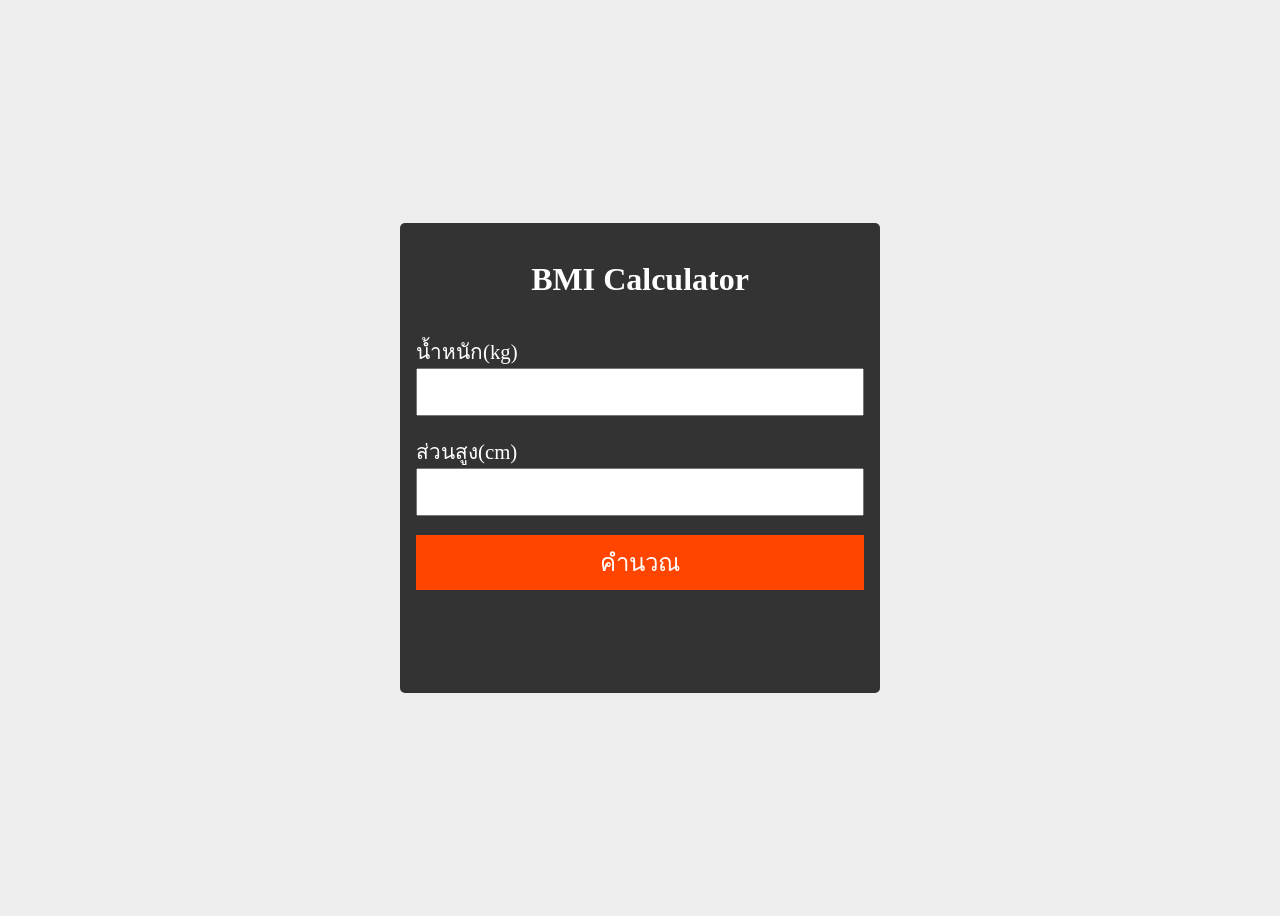
<file: BMI-Calculator/index.html>
<!DOCTYPE html>
<html lang="en">
<head>
    <meta charset="UTF-8">
    <meta http-equiv="X-UA-Compatible" content="IE=edge">
    <meta name="viewport" content="width=device-width, initial-scale=1.0">
    <title>BMI Calculator</title>
    <link rel="stylesheet" href="style.css">
</head>
<body>
    <div class="container">
        <h1>BMI Calculator</h1>
        <form>
            <div class="form-group">
                <label for="weight">น้ำหนัก(kg)</label>
                <input type="text" id="weight">
            </div>
            <div class="form-group">
                <label for="height">ส่วนสูง(cm)</label>
                <input type="text" id="height">
            </div>
            <button class="btn">คำนวณ</button>
        </form>
        <p class="result"></p>
    </div>
    <script src="app.js"></script>
</body>
</html>
</file>
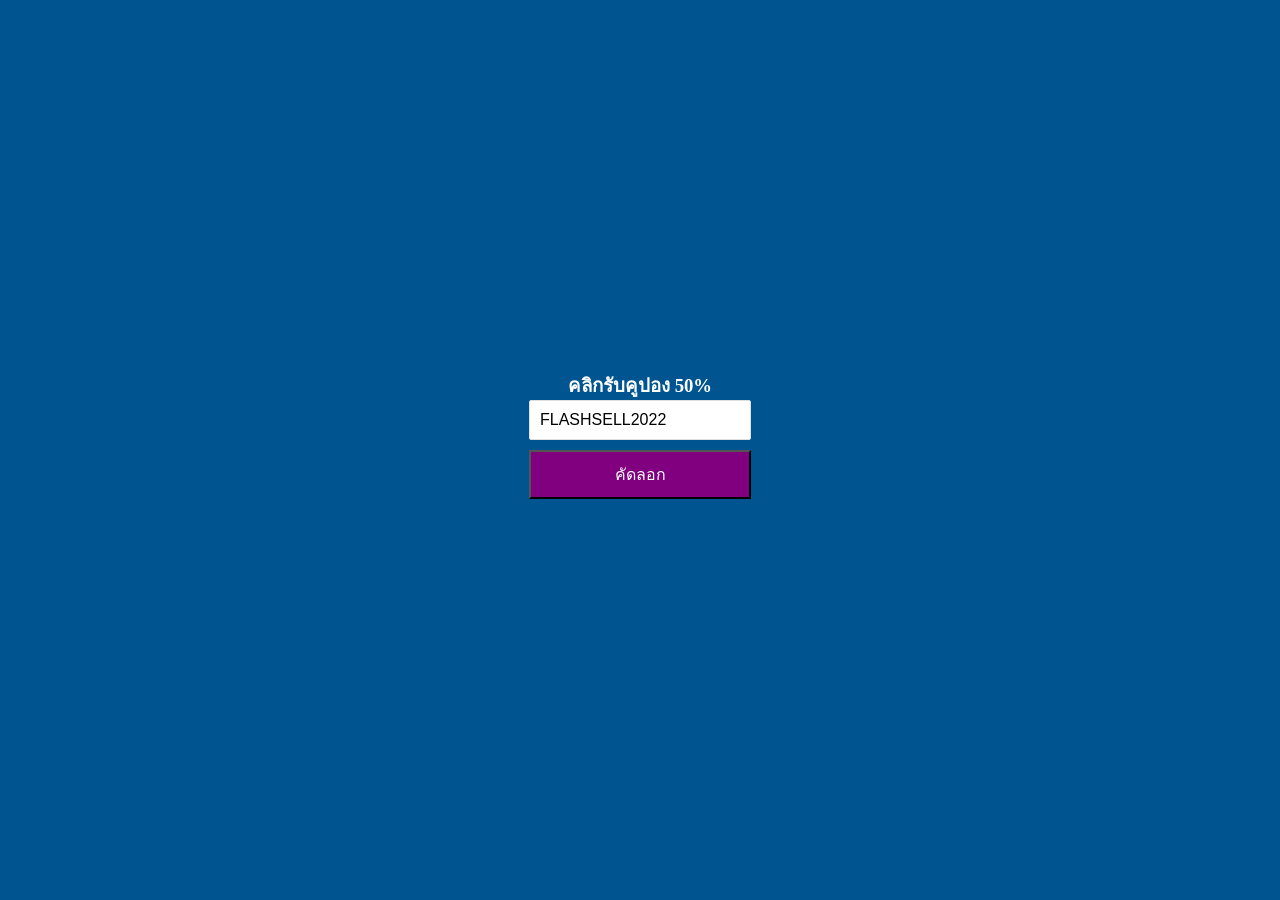
<file: clicktocopy/index.html>
<!DOCTYPE html>
<html lang="en">
<head>
    <meta charset="UTF-8">
    <meta http-equiv="X-UA-Compatible" content="IE=edge">
    <meta name="viewport" content="width=device-width, initial-scale=1.0">
    <title>click to copy</title>
    <link rel="stylesheet" href="style.css">
</head>
<body>
    <div class="container">
        <h3>คลิกรับคูปอง 50% </h3>
        <input type="text" class="coupon" value="FLASHSELL2022">
        <button class="btn">คัดลอก</button>
    </div>
    <script src="app.js"></script>
</body>
</html>
</file>
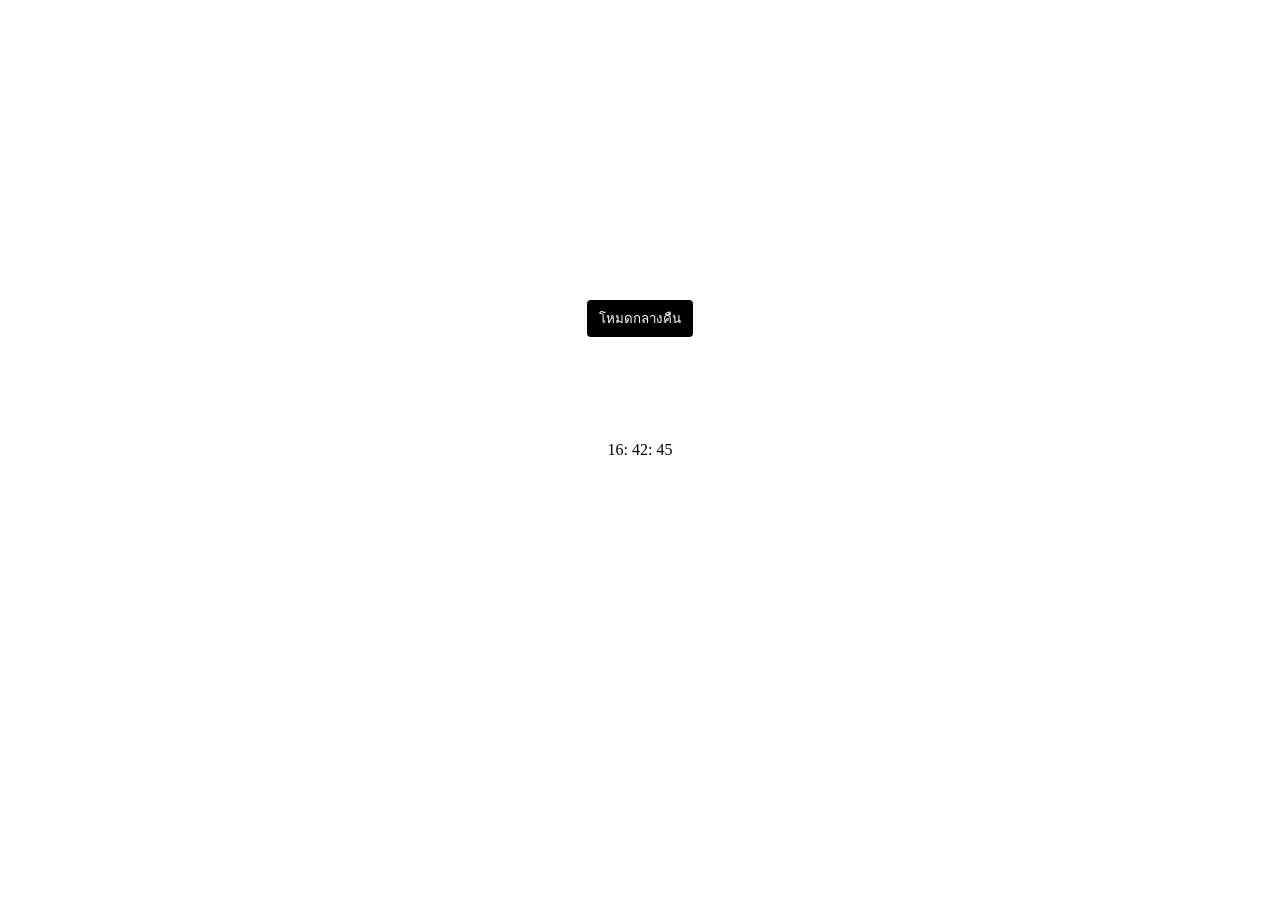
<file: ClockLightDarkMode/index.html>
<!DOCTYPE html>
<html lang="en">
<head>
    <meta charset="UTF-8">
    <meta http-equiv="X-UA-Compatible" content="IE=edge">
    <meta name="viewport" content="width=device-width, initial-scale=1.0">
    <title>Document</title>
    <link rel="stylesheet" href="style.css">
</head>
<body>
    <div class="comtainer">
        <div class="time">เวลาปัจจุบัน</div>
    </div>
    <button class="toggle">โหมดกลางคืน</button>
    <script src="app.js"></script>
</body>
</html>
</file>
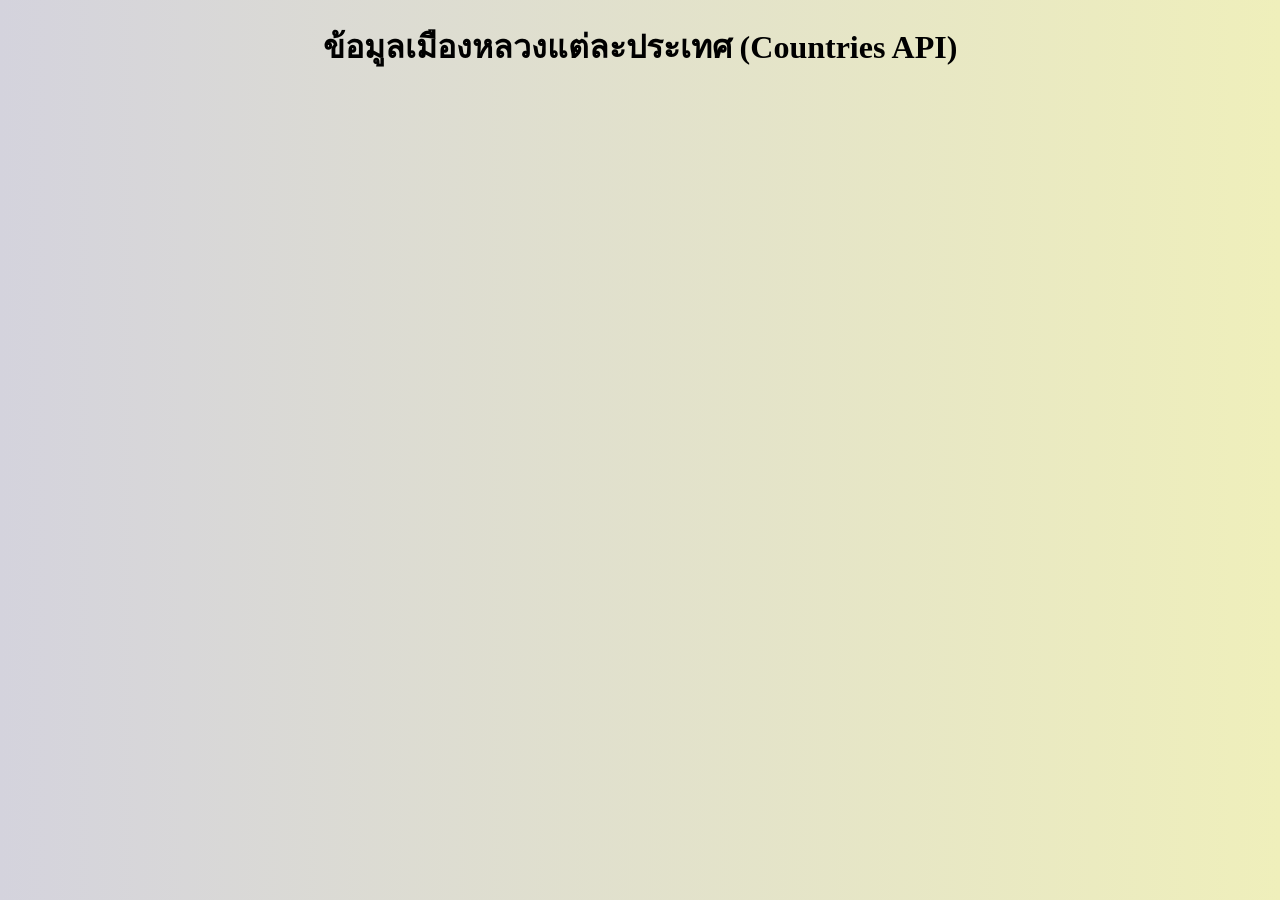
<file: CountriesAPI/index.html>
<!DOCTYPE html>
<html lang="en">
<head>
    <meta charset="UTF-8">
    <meta http-equiv="X-UA-Compatible" content="IE=edge">
    <meta name="viewport" content="width=device-width, initial-scale=1.0">
    <title>ข้อมูลเมืองหลวงแต่ละประเทศ</title>
    <link rel="stylesheet" href="style.css">
</head>
<body>
    <h1>ข้อมูลเมืองหลวงแต่ละประเทศ (Countries API)</h1>
    <div class="container" id="container"></div>
    <script src="app.js"></script>
</body>
</html>
</file>
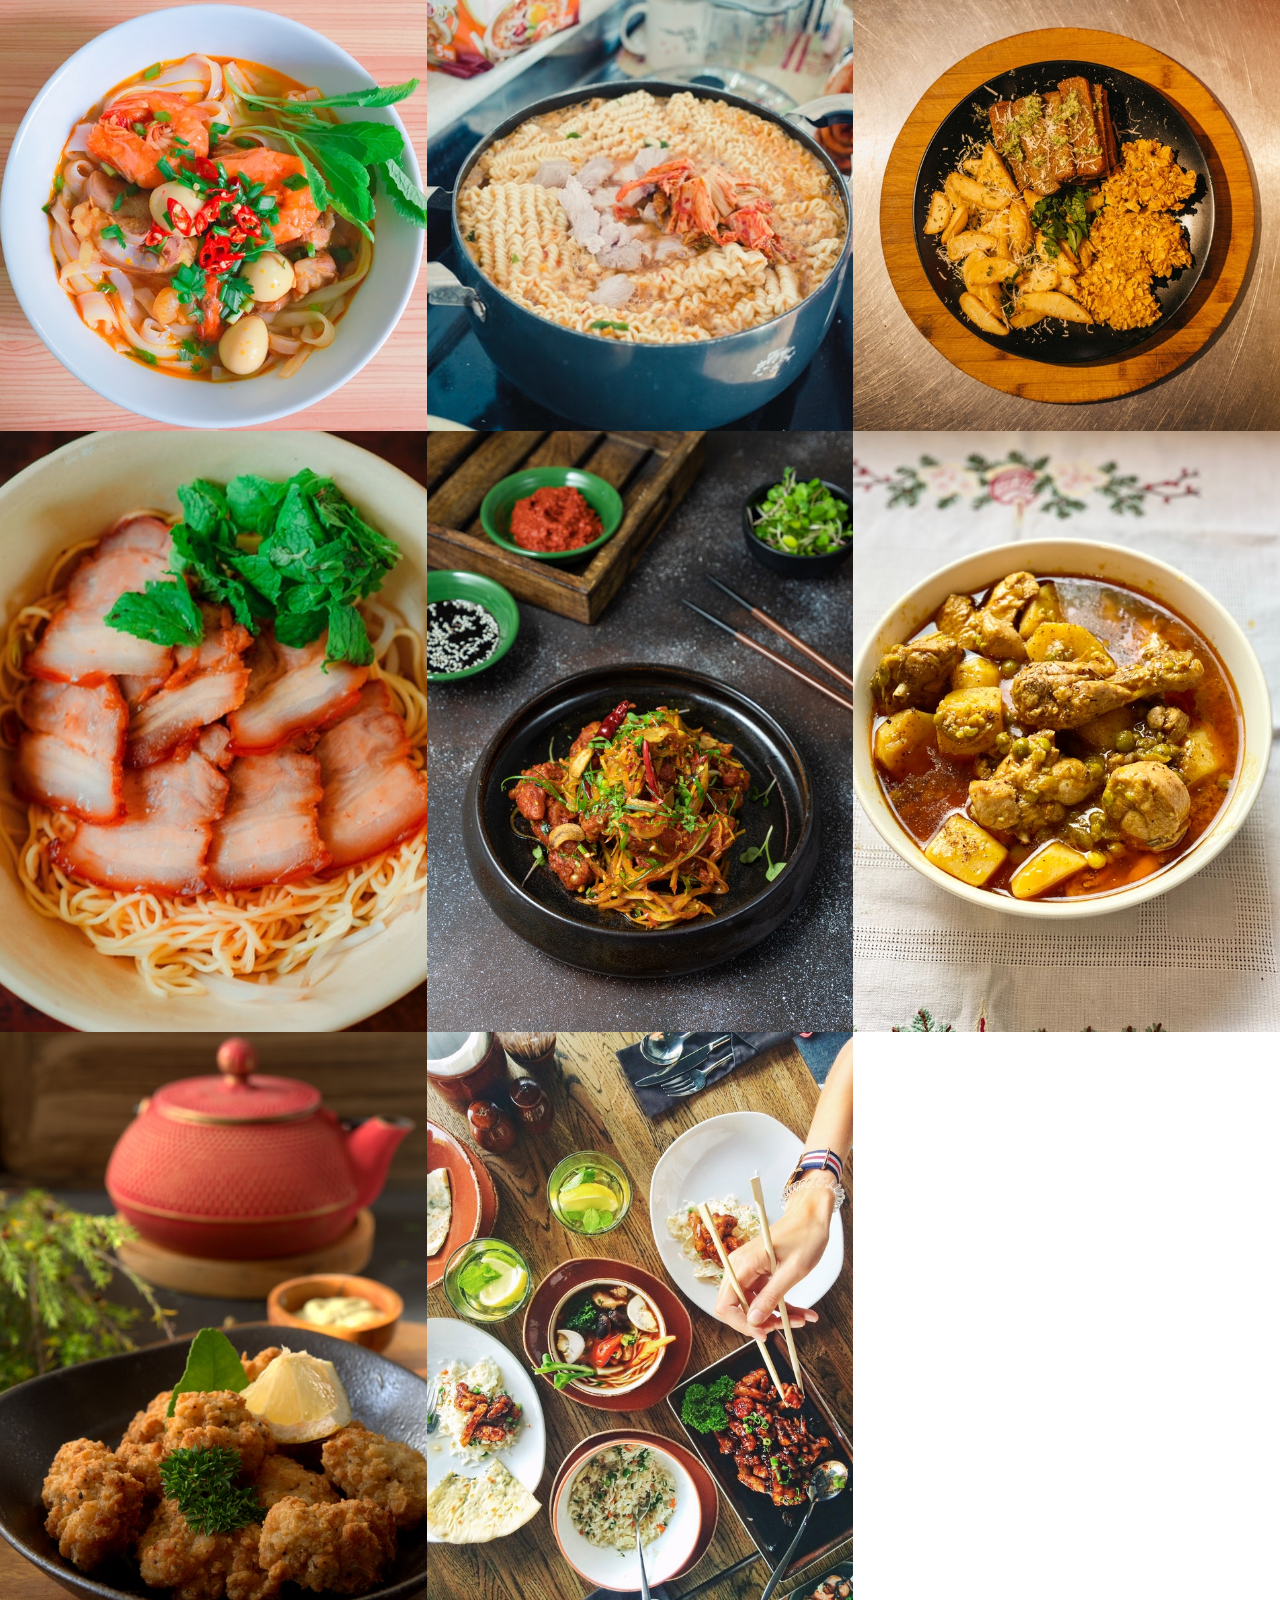
<file: Image-gallery-popup/index.html>
<!DOCTYPE html>
<html lang="en">
<head>
    <meta charset="UTF-8">
    <meta http-equiv="X-UA-Compatible" content="IE=edge">
    <meta name="viewport" content="width=device-width, initial-scale=1.0">
    <title>Image Gallery Popup</title>
    <link rel="stylesheet" href="style.css">
</head>
<body>
    <section class="gallery">
        <div class="img-container">
            <img src="foods-images/small/s_1.jpg" alt="1">
        </div>
        <div class="img-container">
            <img src="foods-images/small/s_2.jpg" alt="2">
        </div>
        <div class="img-container">
            <img src="foods-images/small/s_3.jpg" alt="3">
        </div>
        <div class="img-container">
            <img src="foods-images/small/s_4.jpg" alt="4">
        </div>
        <div class="img-container">
            <img src="foods-images/small/s_5.jpg" alt="5">
        </div>
        <div class="img-container">
            <img src="foods-images/small/s_6.jpg" alt="6">
        </div>
        <div class="img-container">
            <img src="foods-images/small/s_7.jpg" alt="7">
        </div>
        <div class="img-container">
            <img src="foods-images/small/s_8.jpg" alt="8">
        </div>
    </section>
    <div class="modal">
        <img src="foods-images/full/1.jpg" alt="" class="full-image">
    </div>
    <script src="app.js"></script>
</body>
</html>
</file>
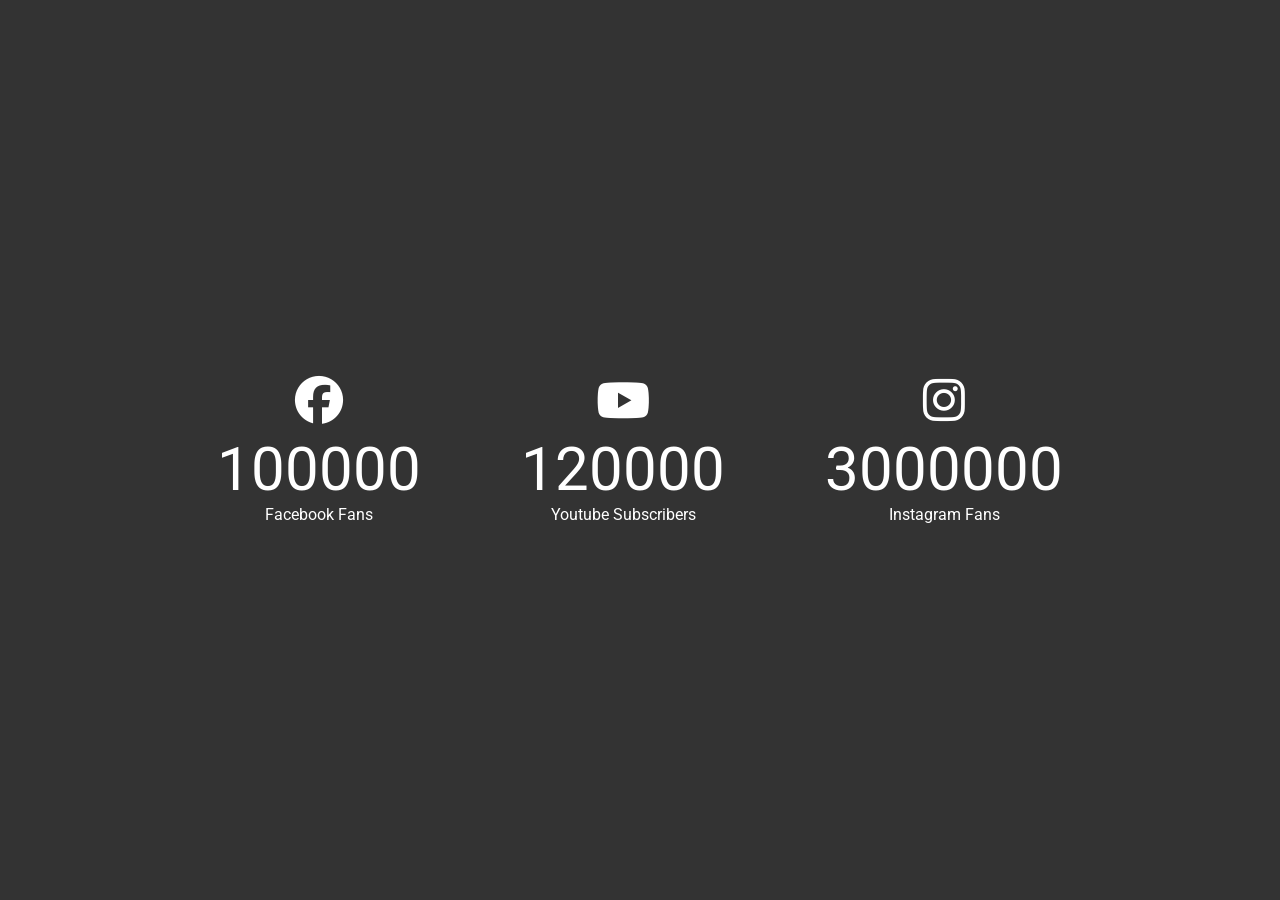
<file: incrementcountor/index.html>
<!DOCTYPE html>
<html lang="en">
<head>
    <meta charset="UTF-8">
    <meta http-equiv="X-UA-Compatible" content="IE=edge">
    <meta name="viewport" content="width=device-width, initial-scale=1.0">
    <title>increment counter</title>
    <link rel="stylesheet" href="https://cdnjs.cloudflare.com/ajax/libs/font-awesome/6.1.2/css/all.min.css">
    <link rel="stylesheet" href="style.css">
</head>
<body>
    <div class="counter-container">
        <i class="fa-brands fa-facebook fa-3x"></i>
        <div class="counter" data-target="100000">0</div>
        <span>Facebook Fans </span>
    </div>
    <div class="counter-container">
        <i class="fa-brands fa-youtube fa-3x"></i>
        <div class="counter" data-target="120000">0</div>
        <span>Youtube Subscribers </span>
    </div>
    <div class="counter-container">
        <i class="fa-brands fa-instagram fa-3x"></i>
        <div class="counter" data-target="3000000">0</div>
        <span>Instagram Fans </span>
    </div>
    <script src="app.js"></script>
</body>
</html>
</file>
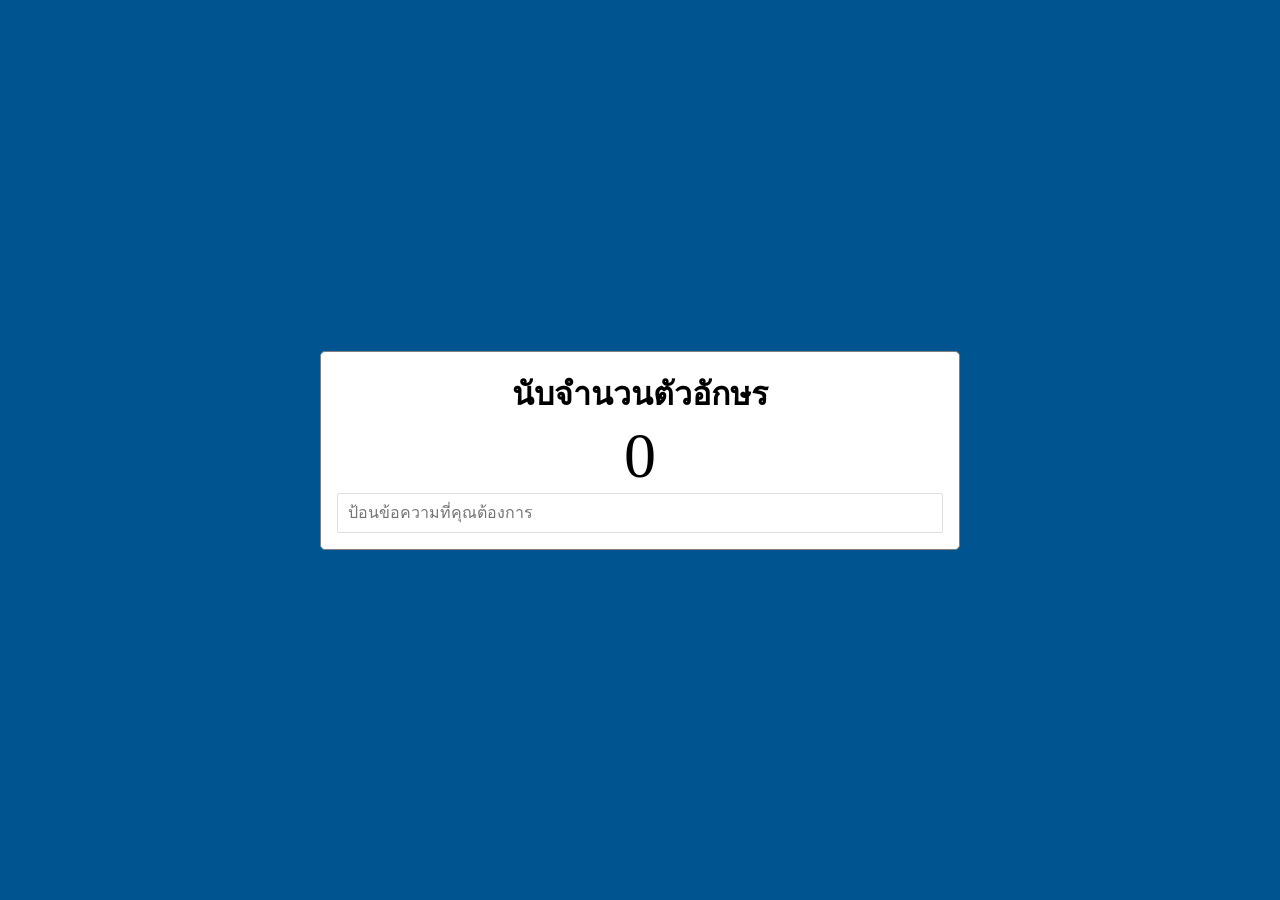
<file: inputcharactercount/index.html>
<!DOCTYPE html>
<html lang="en">
<head>
    <meta charset="UTF-8">
    <meta http-equiv="X-UA-Compatible" content="IE=edge">
    <meta name="viewport" content="width=device-width, initial-scale=1.0">
    <title>Input Character Count</title>
    <link rel="stylesheet" href="style.css">
</head>
<body>
    <div class="container">
        <h1>นับจำนวนตัวอักษร</h1>
        <span class="count">0</span>
        <input type="text" placeholder="ป้อนข้อความที่คุณต้องการ">
    </div>
    <script src="app.js"></script>
</body>
</html>
</file>
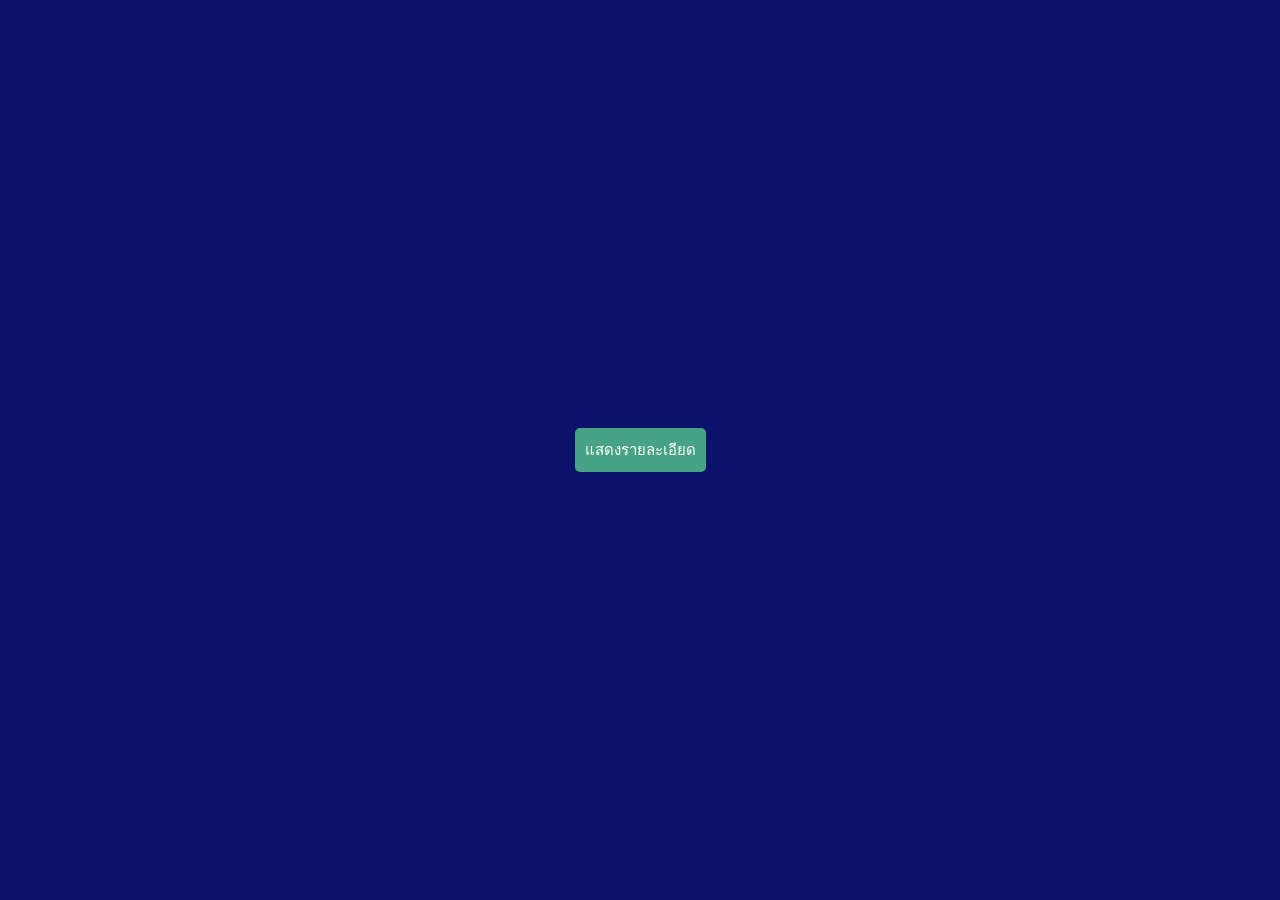
<file: Modalpopup/index.html>
<!DOCTYPE html>
<html lang="en">
<head>
    <meta charset="UTF-8">
    <meta http-equiv="X-UA-Compatible" content="IE=edge">
    <meta name="viewport" content="width=device-width, initial-scale=1.0">
    <title>Modal & Popup</title>
    <link rel="stylesheet" href="style.css">
</head>
<body>
    <button class="open-btn">แสดงรายละเอียด</button>
    <section class="modal-container">
        <div class="modal">
            <h1>ข้อมูลสินค้า</h1>
            <p>Lorem ipsum dolor sit amet consectetur adipisicing elit. Cumque odio commodi a, eaque voluptatum sed sint excepturi ad possimus ab iure tempore tenetur nemo quaerat fugit. Exercitationem ad ipsum qui.</p>
            <button class="close-btn">ปิด</button>
        </div>
    </section>
    <script src="app.js"></script>
</body>
</html>
</file>
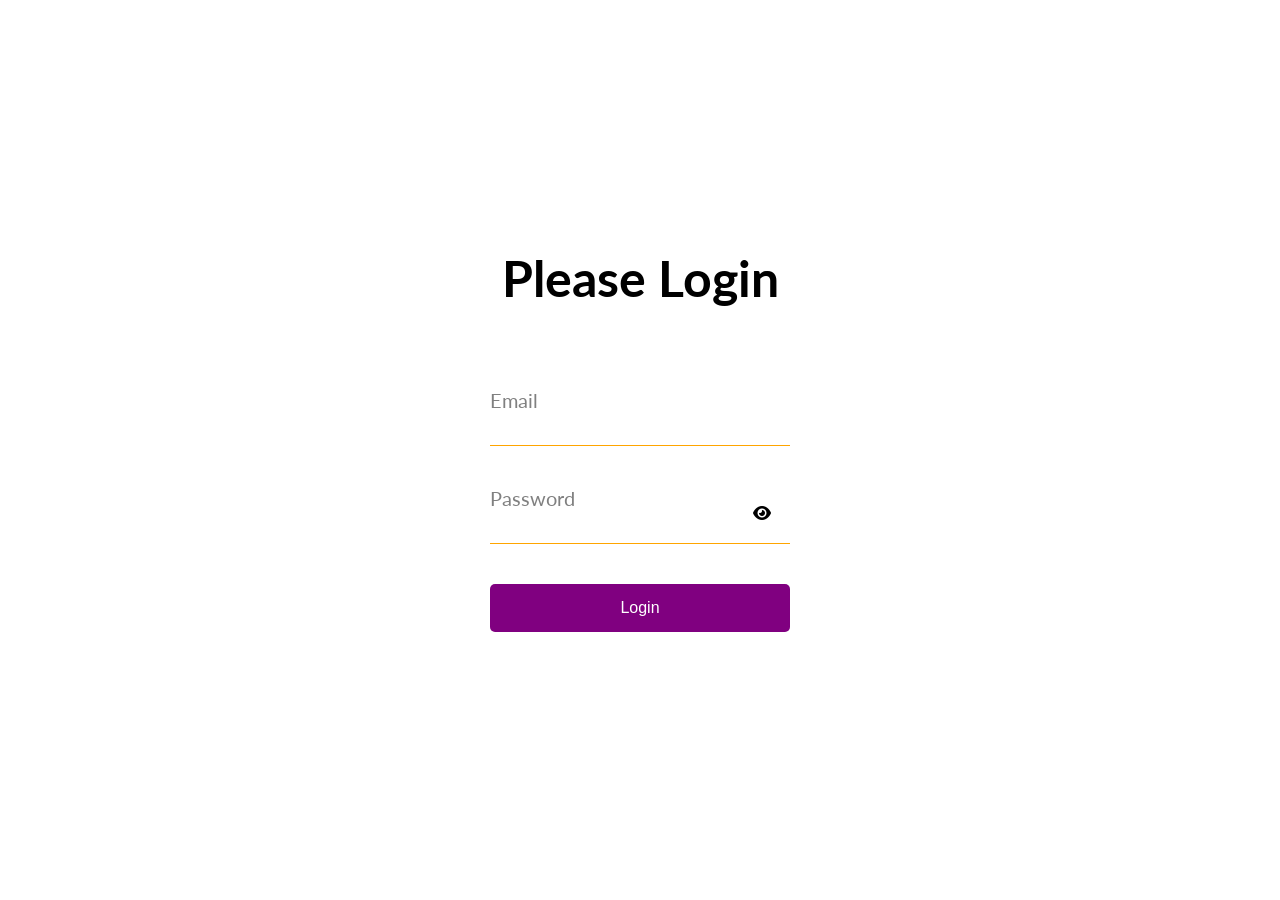
<file: Password-Visibility/index.html>
<!DOCTYPE html>
<html lang="en">
<head>
    <meta charset="UTF-8">
    <meta http-equiv="X-UA-Compatible" content="IE=edge">
    <meta name="viewport" content="width=device-width, initial-scale=1.0">
    <title>Password Visibility</title>
    <link rel="stylesheet" href="https://cdnjs.cloudflare.com/ajax/libs/font-awesome/6.1.1/css/all.min.css">
    <link rel="stylesheet" href="style.css">
</head>
<body>
    <h1>Please Login</h1>
    <div class="form-control">
        <label for="email">Email</label>
        <input type="email">
    </div>
    <div class="form-control">
        <label for="password">Password</label>
        <input type="password" id="password">
        <i class="fa-solid fa-eye" id="eye"></i>
    </div>
    <div class="form-control">
        <button class="btn">Login</button>
    </div>
    <script src="app.js"></script>
</body>
</html>
</file>
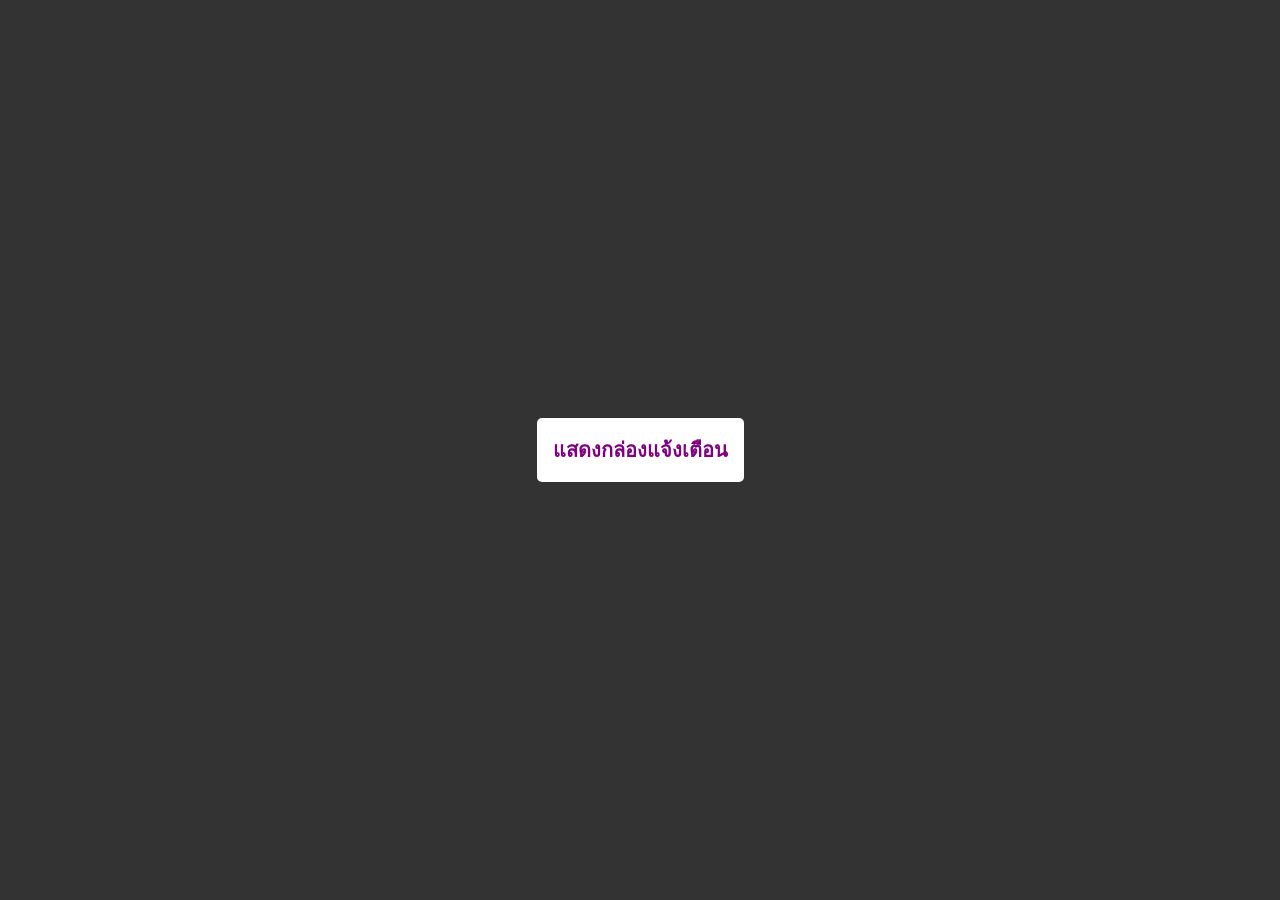
<file: Random-Notification/index.html>
<!DOCTYPE html>
<html lang="en">
<head>
    <meta charset="UTF-8">
    <meta http-equiv="X-UA-Compatible" content="IE=edge">
    <meta name="viewport" content="width=device-width, initial-scale=1.0">
    <title>Random Notification</title>
    <link rel="stylesheet" href="style.css">
</head>
<body>
    <div class="container"></div>
    <button class="btn">แสดงกล่องแจ้งเตือน</button>
    <script src="app.js"></script>
</body>
</html>
</file>
<file: BMI-Calculator/style.css>
*{
    box-sizing: border-box;
}
body{
    background: #eee;
    display: flex;
    align-items: center;
    justify-content: center;
    height: 100vh;
    overflow: hidden;
}
.container{
    width: 30rem;
    max-width: 800px;
    background: #333;
    padding: 1rem;
    color: white;
    border-radius: 5px;
}
h1{
    font-size: 2rem;
    text-align: center;
}
form{
    padding: 1rem 0;
    font-size: 1.3rem;
}
form>*{
    padding-bottom: 1.2rem;
}
input,button{
    padding: 0.5rem;
    width: 100%;
    font-size: 1.5rem;
}
.btn{
    background: orangered;
    color: white;
    cursor: pointer;
    outline: none;
    border: none;
}
.result{
    font-size: 1.5rem;
    text-align: center;
    padding: 0.7rem;
}
</file>
<file: clicktocopy/style.css>
*{
    margin: 0;
    padding: 0;
    box-sizing: border-box;
}
body{
    background: #005490;
    display: flex;
    flex-direction: column;
    align-items: center;
    justify-content: center;
    min-height: 100vh;
    margin: 0;

}
.class{
    margin: 30px auto;
    width: 350px;
}
h3{
    color: white;
    text-align: center;
}
input[type="text"]{
    border: 1px solid #dedede;
    border-radius: 2px;
    display: block;
    font-size: 16px;
    padding: 10px;
    width: 100%;
}
.btn{
    background: purple;
    cursor: pointer;
    color: #fff;
    display: block;
    margin: 10px 0 30px;
    padding: 10px;
    font-size: 16px;
    width: 100%;

}
</file>
<file: ClockLightDarkMode/style.css>
*{
    box-sizing: border-box;
}
:root{
    --primary-color:#000;
    --secondary-color:#fff;
}
body{
    display: flex;
    align-items: center;
    justify-content: center;
    height: 100vh;
    overflow: hidden;
    margin: 0;
}
.time{
    font-size: 60;
}
.toggle{
    cursor: pointer;
    background: var(--primary-color);
    color: var(--secondary-color);
    border: 0;
    border-radius: 4px;
    padding: 8px 12px;
    position: absolute;
    top: 300px;
}
html.dark{
    --primary-color:#fff;
    --secondary-color:#333;
}
html.dark{
    background: #111;
    color: var(--primary-color);
}
html{
    transition: all 0.5s ease-in ;
}
</file>
<file: CountriesAPI/style.css>
*{
    box-sizing: border-box;
}
body{
    background: linear-gradient(to right,#d4d3dd,#efefbb);
    display: flex;
    flex-direction: column;
    align-items: center;
    justify-content: center;
    margin: 0;
}
.container{
    display: flex;
    flex-wrap: wrap;
    justify-content: center;
    margin: 0 auto;
    max-width: 1200px;
}
.country{
    background: #eee;
    border-radius: 10px;
    box-shadow: 0 3px 15px rgba(100, 100, 100, 0.5);
    margin: 10px;
    padding: 20px;
    text-align: center;
}
.country .img-container{
    width: 120px;
    height: 120px;
    text-align: center;
}
.country .img-container img{
    max-width: 90%;
    margin-top: 20px;
}
.country .info{
    margin-top: 20px;
}
.country:hover{
    transform: translateY(5px);
}
</file>
<file: Image-gallery-popup/style.css>
*{
    box-sizing: border-box;
    padding: 0;
    margin: 0;
}
.gallery{
    display: grid;
    grid-template-columns: repeat(auto-fit,minmax(350px,1fr));
}
.img-container img{
    width: 100%;
    height: 100%;
    object-fit: cover;
    cursor: pointer;
}
.modal{
    background: rgba(0, 0, 0, 0.5);
    position: fixed;
    left: 0;
    top: 0;
    width: 100%;
    height: 100%;
    pointer-events: none;
    opacity: 0;
    transition: all 0.3s ease-in-out;
}
.full-image{
    position: absolute;
    height: 85%;
    top: 50%;
    left: 50%;
    transform: translate(-50%,-50%);
    transition: all 0.3s ease-in-out;
}
.modal.open{
    opacity: 1;
    pointer-events: all;
}
</file>
<file: incrementcountor/style.css>
@import url('https://fonts.googleapis.com/css2?family=Roboto&display=swap');
*{
    box-sizing: border-box;
}
body{
    background: #333;
    color: white;
    display: flex;
    align-items: center;
    justify-content: center;
    height: 100vh;
    overflow: hidden;
    margin: 0;
    font-family: 'Roboto', sans-serif;
}
.counter-container{
    display: flex;
    flex-direction: column;
    justify-content: center;
    text-align: center;
    margin: 30px 50px;
}
.counter{
    font-size: 60px;
    margin-top: 10px;
}
</file>
<file: inputcharactercount/style.css>
*{
    margin: 0;
    padding: 0;
    box-sizing: border-box;
}
body{
    display: flex;
    flex-direction: column;
    align-items: center;
    justify-content: center;
    min-height: 100vh;
    margin: 0;
    background: #005490;
}
.container{
    width: 40rem;
    border: 1px solid gray;
    padding: 1rem;
    background: white;
    text-align: center;
    border-radius: 5px;
}
.count{
    font-size: 4rem;
    padding: 0 1rem;
    text-align: center;
}
input[type="text"]{
    display: block;
    font-size: 16px;
    border: 1px solid #dedede;
    border-radius: 2px;
    padding: 10px;
    width: 100%;
    outline: none;
}
</file>
<file: Modalpopup/style.css>
*{
    margin: 0;
    padding: 0;
    box-sizing: border-box;
}
body{
    line-height: 1.8;
    min-height: 100vh;
    width: 100%;
    display: flex;
    justify-content: center;
    align-items: center;
    background: rgb(12, 18, 107);
}
button{
    border: none;
    background: #47a386;
    padding: 10px;
    color: white;
    font-size: 15px;
    outline: none;
    cursor: pointer;
    border-radius: 5px;
}
.modal-container{
    position: fixed;
    top: 0;
    left: 0;
    background: rgba(0, 0, 0, 0.35);
    width: 100vw;
    height: 100vh;
    display: flex;
    align-items: center;
    justify-content: center;
    pointer-events: none;
    opacity: 0;
    transition: all 0.2s ease-in-out;
}
.modal{
    background: white;
    border-radius: 6px;
    box-shadow: 0 2px 4px rgba(0, 0, 0, 0.25);
    padding: 30px 50px;
    width: 500px;
}
.modal h1 , .modal p{
    margin-bottom: 17px;
}

.show{
    opacity: 1;
    pointer-events: auto;
}
</file>
<file: Password-Visibility/style.css>
@import url('https://fonts.googleapis.com/css2?family=Lato&display=swap');
*{
    margin: 0;
    padding: 0;
    box-sizing: border-box;
}
body{
    width: 100vw;
    height: 100vh;
    display: flex;
    align-items: center;
    justify-content: center;
    flex-direction: column;
    font-family: 'Lato', sans-serif;
}
h1{
    font-size: 50px;
    margin-bottom: 60px;
}
.form-control{
    position: relative;
    margin: 20px 0;
    width: 300px;
}
.form-control input{
    border: 0;
    border-bottom: 1px solid orange;
    outline: none;
    display: block;
    padding: 12px 0;
    width: 100%;
    font-size: 20px;
    margin-top: 10px;
}
.form-control label{
    position: absolute;
    top: 0;
    left: 0;
    font-size: 20px;
    color: gray;
}
.btn{
    cursor: pointer;
    display: inline-block;
    width: 100%;
    background-color: purple;
    color: white;
    padding: 15px;
    font-size: 16px;
    font-weight: 500;
    border: 0;
    border-radius: 5px;
}
.fa-solid{
    position: absolute;
    right: 1.2rem;
    top: 1.2rem;
    cursor: pointer;
}
</file>
<file: Random-Notification/style.css>
*{
    box-sizing: border-box;
}
body{
    background: #333;
    display: flex;
    flex-direction: column;
    align-items: center;
    justify-content: center;
    height: 100vh;
    overflow: hidden;
    margin: 0;
}
.btn{
    background: #fff;
    color: purple;
    font-weight: bold;
    padding: 1rem;
    border-radius: 5px;
    border: none;
    cursor: pointer;
    font-size: 20px;
}
.btn:active{
    transform: scale(0.98);
}
.container{
    position: fixed;
    bottom: 10px;
    right: 10px;
    display: flex;
    flex-direction: column;
    align-items: flex-end;
}
.notification{
    background: #fff;
    padding: 1rem 2rem;
    border-radius: 5px;
    margin: 0.5rem;
    color: green;
}
</file>
